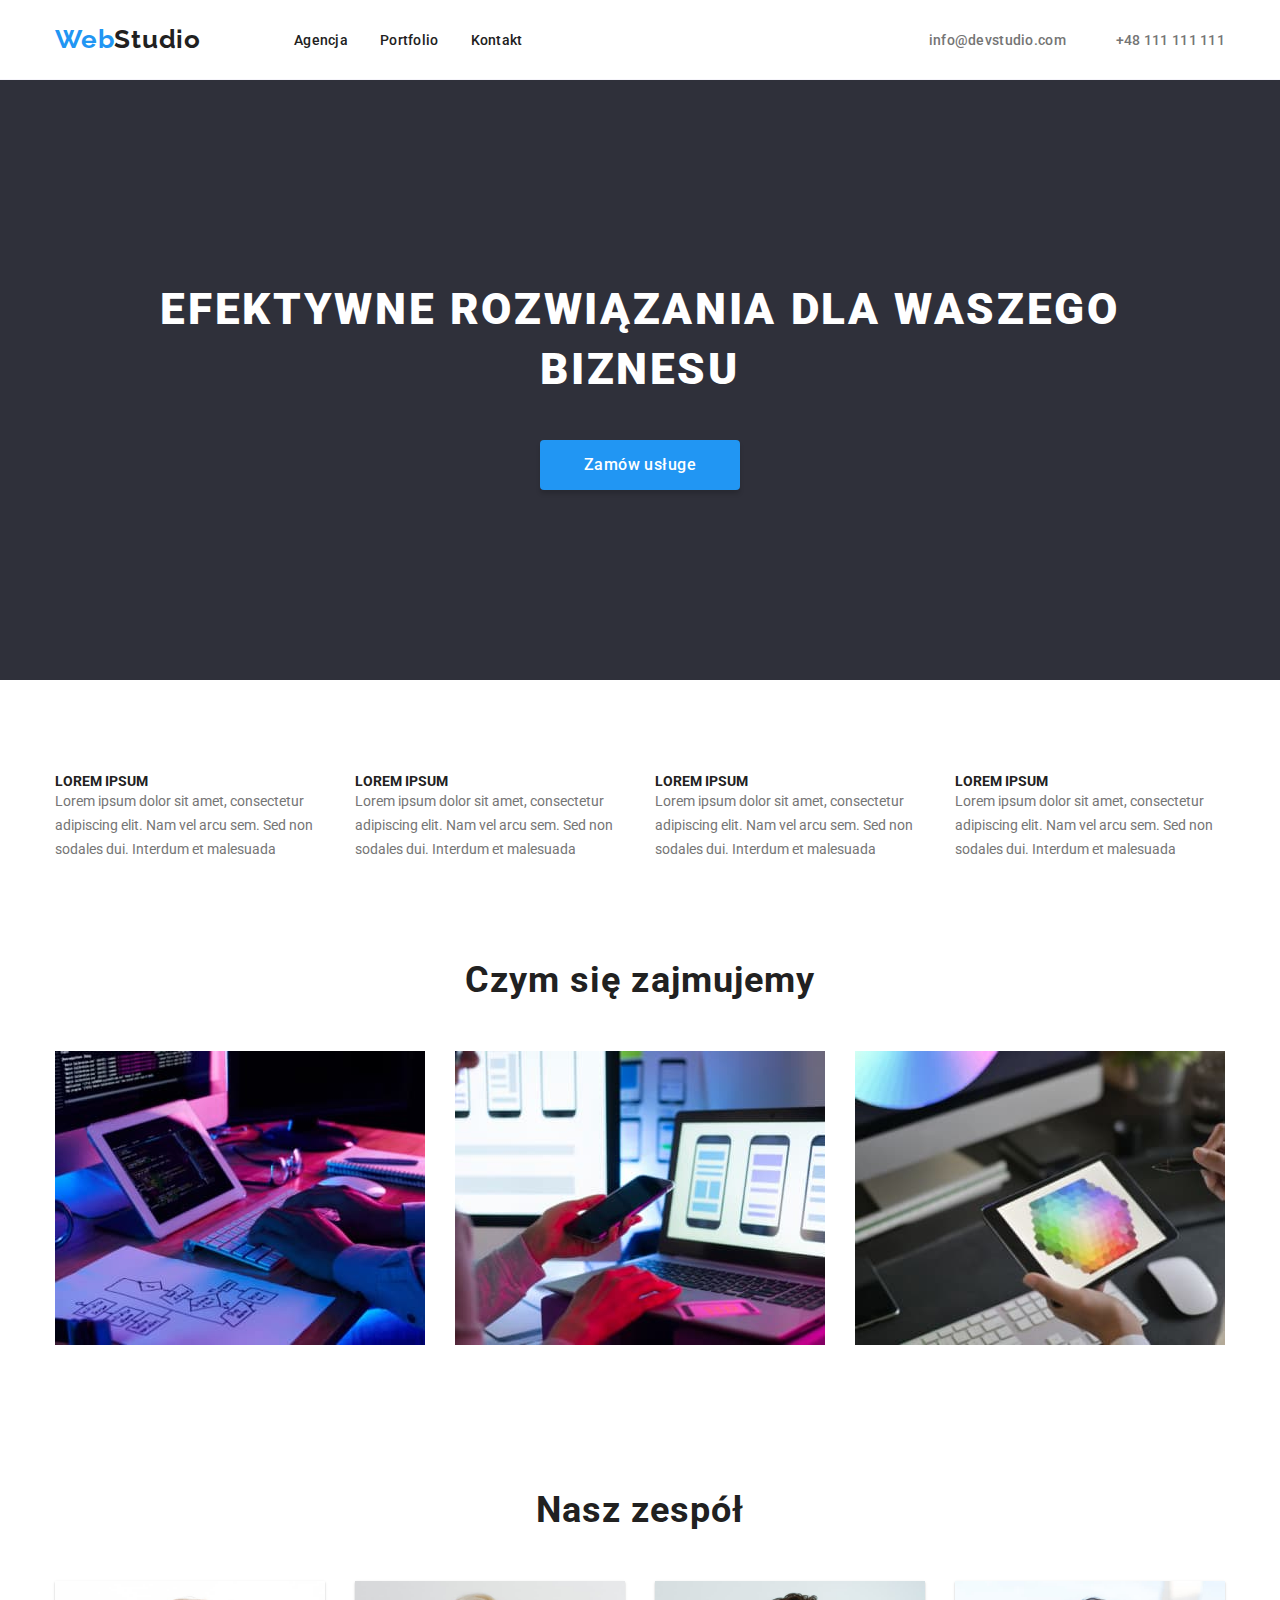
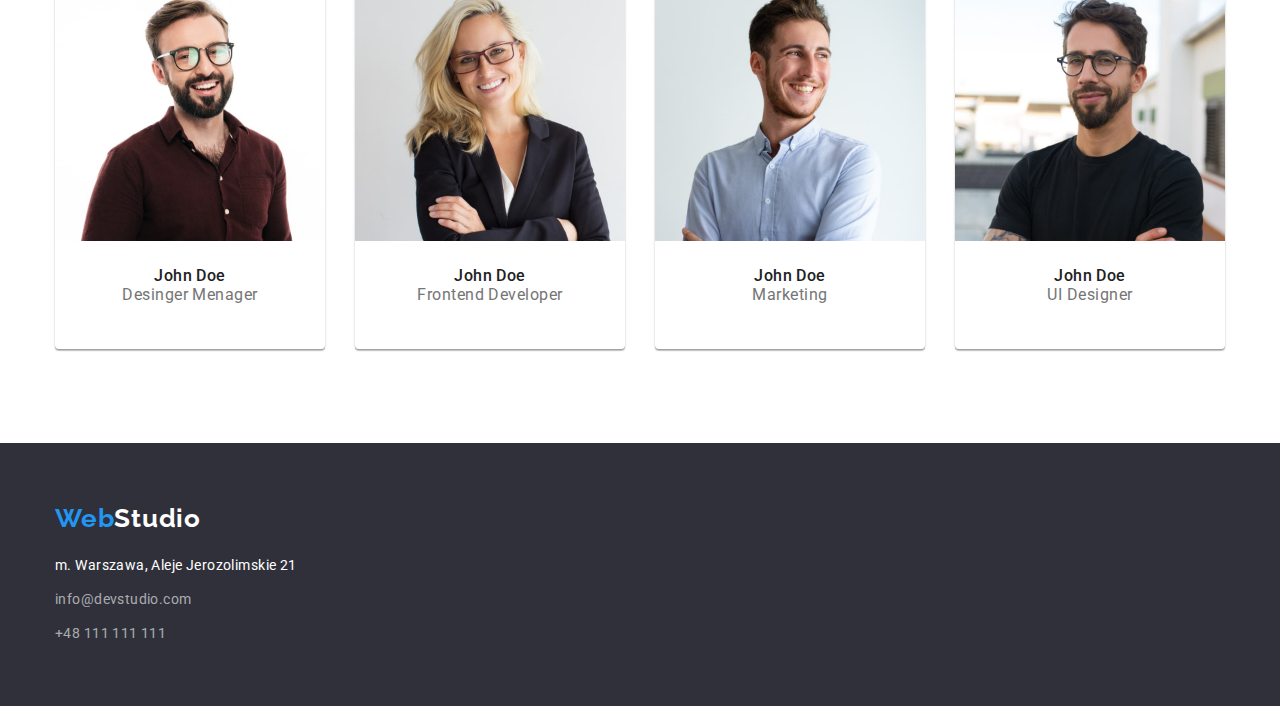
<file: index.html>
<!DOCTYPE html>
<html lang="pl">
  <head>
    <meta charset="UTF-8" />
    <meta http-equiv="X-UA-Compatible" content="IE=edge" />
    <meta name="viewport" content="width=device-width, initial-scale=1.0" />
    <link href="./css/styles.css" rel="stylesheet" />
    <title>Studio</title>

    <link rel="preconnect" href="https://fonts.googleapis.com" />
    <link rel="preconnect" href="https://fonts.gstatic.com" crossorigin />
    <link
      href="https://fonts.googleapis.com/css2?family=Raleway:wght@700&family=Roboto:wght@400;500;700;900&display=swap"
      rel="stylesheet"
    />
  </head>

  <body>
    <header class="header-contents">
        <div class="container container-class">
            <div class="header-class">
                <a class="logo-web" href="index.html"><span class="blue-text">Web</span>Studio</a>
    
                <ul class="nav">
                    <li><a class="nav-link" href="index.html">Agencja</a></li>
                    <li><a class="nav-link" href="portfolio.html">Portfolio</a></li>
                    <li><a class="nav-link" href="index.html">Kontakt</a></li>
                </ul>
            </div>
            <ul class="nav-two">
                <li>
                    <a class="nav-link-contact" href="mailto:info@devstudio.com">info@devstudio.com</a>
                </li>
                <li>
                    <a class="nav-link-contact" href="tel:+48 111 111 111">+48 111 111 111</a>
                </li>
            </ul>
        </div>
    </header>
    <main>
      <div class="backgraund">
      <div class="container">
      <section class="main-container" claas="section">
          <h1 class="main-heading">EFEKTYWNE ROZWIĄZANIA DLA WASZEGO BIZNESU</h1>
          <button class=button type="button">Zamów usługe</button>
      </section>
      </div>
      </div>
      <div class="container">
      <section class="section">
          <ul class="top-section">
              <li class="top-list-item">
                  <h3 class="top-heading">LOREM IPSUM</h3>
                  <p class="top-text">Lorem ipsum dolor sit amet, consectetur adipiscing elit. Nam vel arcu sem. Sed non sodales dui. Interdum et malesuada</p>
              </li>
              <li class="top-list-item">
                  <h3 class="top-heading">LOREM IPSUM</h3>
                  <p class="top-text">Lorem ipsum dolor sit amet, consectetur adipiscing elit. Nam vel arcu sem. Sed non sodales dui. Interdum et malesuada</p>
              </li>
              <li class="top-list-item">
                  <h3 class="top-heading">LOREM IPSUM</h3>
                  <p class="top-text">Lorem ipsum dolor sit amet, consectetur adipiscing elit. Nam vel arcu sem. Sed non sodales dui. Interdum et malesuada</p>
              </li>
              </li>
              <li class="top-list-item">
                  <h3 class="top-heading">LOREM IPSUM</h3>
                  <p class="top-text">Lorem ipsum dolor sit amet, consectetur adipiscing elit. Nam vel arcu sem. Sed non sodales dui.
                      Interdum et malesuada</p>
              </li>
          </ul>
      </section>
      <section class="section--no_bottom">
          <h2 class="middle-heading">Czym się zajmujemy</h2>
          <ul class="middle-image1">
          <li class="middle-image">
            <img
              src="images/img1.jpg"
              height="294"
              width="370"
              alt="Komputer"
            />
          </li>
          <li class="middle-image">
            <img src=images/img2.jpg height="294" width="370" alt="Laptop">
          </li>
          <li class="middle-image">
            <img src=images/img3.jpg height="294" width="370" alt="Tablet">
          </li>
        </ul>
      </section>
      </div>

      <section class="bottom-section section">
        <div class="container">
        <h2 class="bottom-heading">Nasz zespół</h2>
        <ul class="class-list">
            <li class="list-person-container"><img src="images/img4.jpg" height="260" width="270" alt="Pan Doe 1">
                <h3 class="list-person">John Doe</h3>
                <p class="list-function">Desinger Menager</p>
            </li>
            <li  class="list-person-container"><img src="images/img5.jpg" height="260" width="270" alt="Pani Doe">
                <h3 class="list-person">John Doe</h3>
                <p class="list-function">Frontend Developer</p>
            </li>
            <li  class="list-person-container"><img src="images/img6.jpg" height="260" width="270" alt="Pan Doe 2">
                <h3 class="list-person">John Doe</h3>
                <p class="list-function">Marketing</p>
            </li>
            <li  class="list-person-container"><img src="images/img7.jpg" height="260" width="270" alt="Pan Doe 3">
                <h3 class="list-person">John Doe</h3>
                <p class="list-function">UI Designer</p>
            </li>
        </ul>
    </div>
    </section>
    </main>

    <footer>
      <div class="container">
        <section class="footer" class="section">
        <a href="index.html" class="logo-footer"><span class="blue-text">Web</span>Studio</a>
          <address>
            <p class="address-styles">m. Warszawa, Aleje Jerozolimskie 21</p>
            <ul class="address-footer">
                <li><a class="footer-nav" href="mailto:info@devstudio.com">info@devstudio.com</a></li>
                <li><a class="footer-nav" href="tel:+48 111 111 111">+48 111 111 111</a></li>
            </ul>
         </address>
        </section>
    </div>
    </footer>
  </body>
</html>
</file>
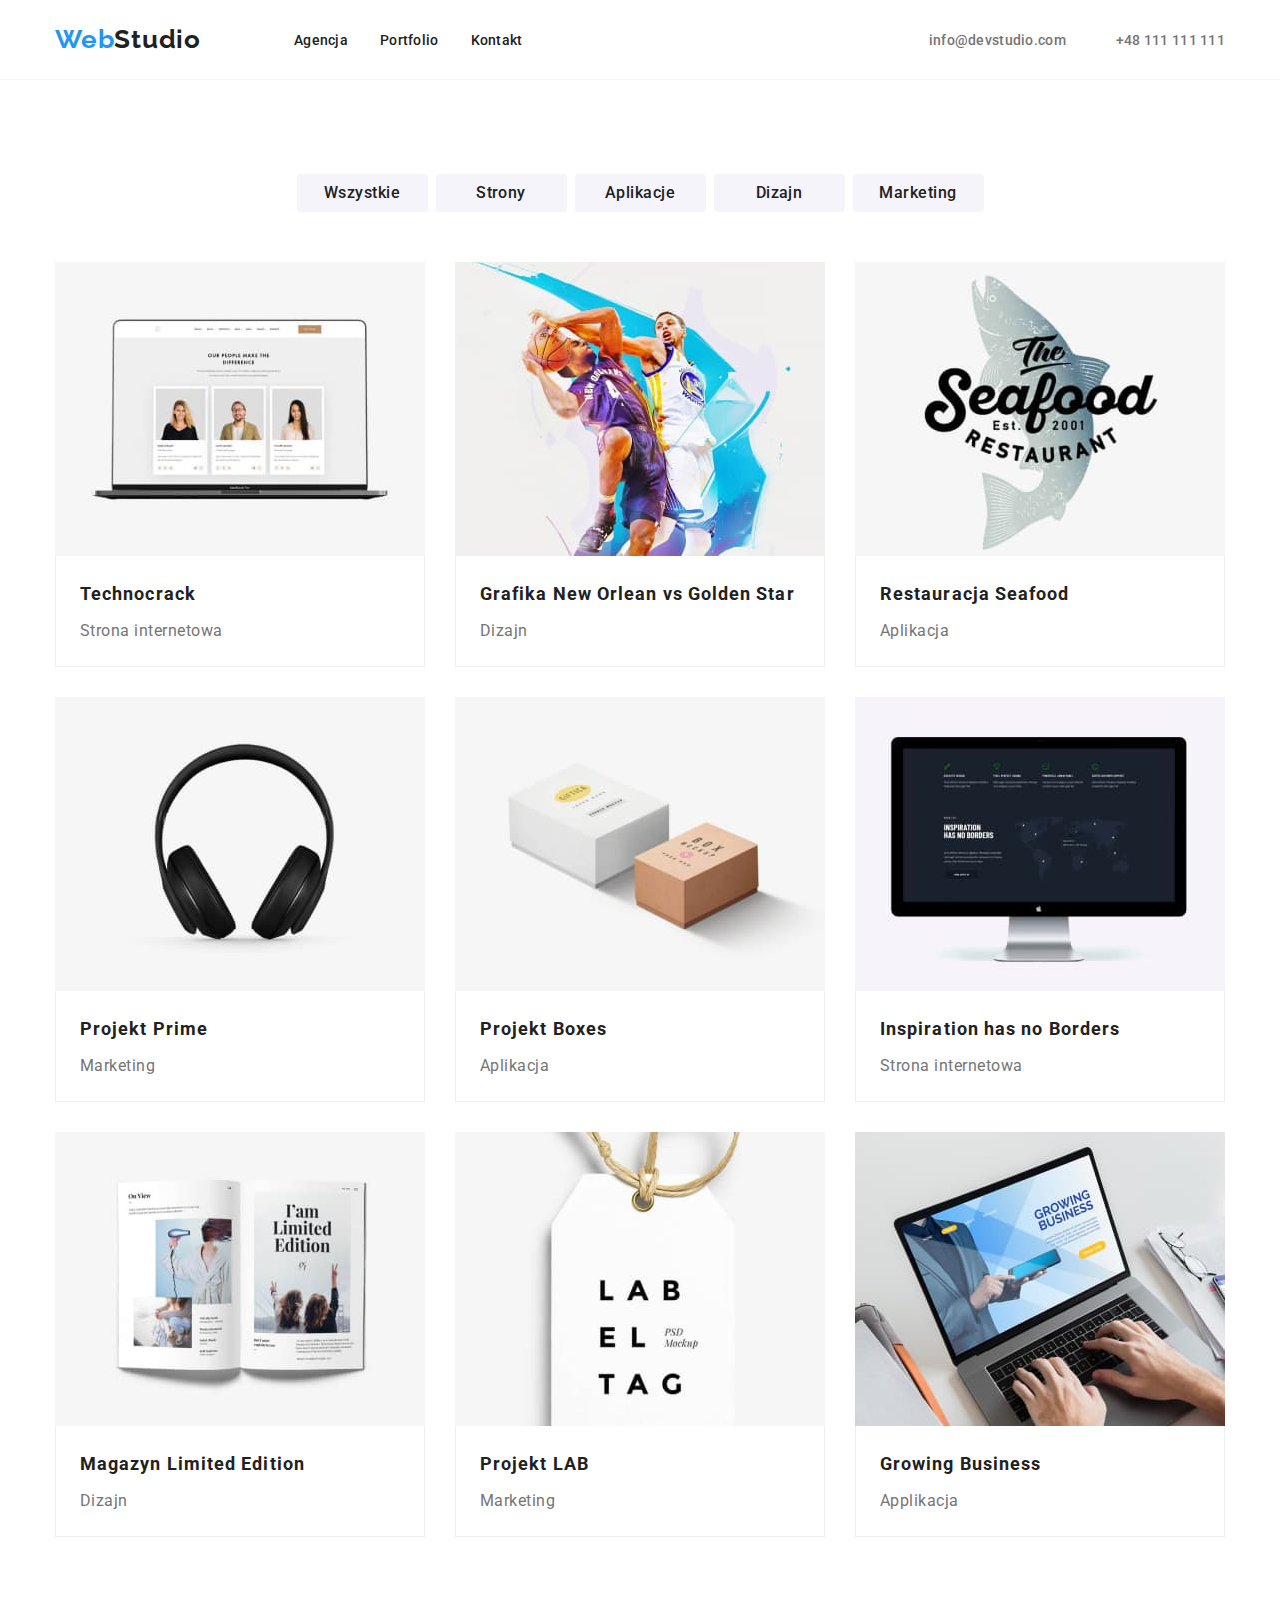
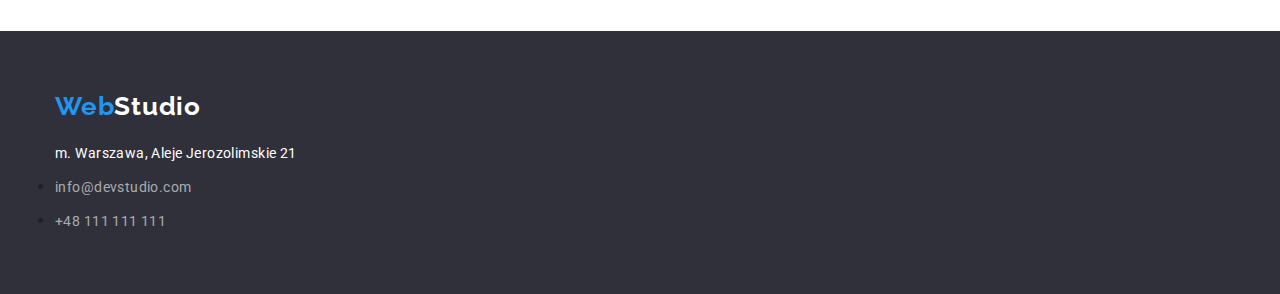
<file: portfolio.html>
<!DOCTYPE html>
<html lang="pl">
  <head>
    <meta charset="UTF-8" />
    <meta http-equiv="X-UA-Compatible" content="IE=edge" />
    <meta name="viewport" content="width=device-width, initial-scale=1.0" />
    <link href="./css/styles.css" rel="stylesheet" />
    <title>Studio</title>

    <link rel="preconnect" href="https://fonts.googleapis.com" />
    <link rel="preconnect" href="https://fonts.gstatic.com" crossorigin />
    <link
      href="https://fonts.googleapis.com/css2?family=Raleway:wght@700&family=Roboto:wght@400;500;700;900&display=swap"
      rel="stylesheet"
    />
  </head>

  <body>
    <header class="header-contents">
      <div class="container container-class">
        <div class="header-class">
          <a class="logo-web" href="index.html"
            ><span class="blue-text">Web</span>Studio</a
          >

          <ul class="nav">
            <li><a class="nav-link" href="index.html">Agencja</a></li>
            <li><a class="nav-link" href="portfolio.html">Portfolio</a></li>
            <li><a class="nav-link" href="index.html">Kontakt</a></li>
          </ul>
        </div>
        <ul class="nav-two">
          <li>
            <a class="nav-link-contact" href="mailto:info@devstudio.com"
              >info@devstudio.com</a
            >
          </li>
          <li>
            <a class="nav-link-contact" href="tel:+48 111 111 111"
              >+48 111 111 111</a
            >
          </li>
        </ul>
      </div>
    </header>

    <main>
      <div class="container">
        <section class="section section--no_bottom">
          <nav>
            <ul class="button-portfolio">
              <li class="li-button">
                <button type="button" class="button-nav">Wszystkie</button>
              </li>
              <li class="li-button">
                <button type="button" class="button-nav">Strony</button>
              </li>
              <li class="li-button">
                <button type="button" class="button-nav">Aplikacje</button>
              </li>
              <li class="li-button">
                <button type="button" class="button-nav">Dizajn</button>
              </li>
              <li class="li-button">
                <button type="button" class="button-nav">Marketing</button>
              </li>
            </ul>
          </nav>
        </section>
      </div>
      <div class="container">
        <section class="section section--special_top">
          <ul class="content-list">
            <li class="portfolio-images">
              <img
                src="images/portfolio-img-1.jpg"
                alt="strona internetowa w laptopie"
                width="370"
                height="294"
              />
              <p class="list-description">Technocrack</p>
              <p class="list-example">Strona internetowa</p>
            </li>

            <li class="portfolio-images">
              <img
                src="images/portfolio-img-2.jpg"
                alt="koszykarze"
                width="370"
                height="294"
              />
              <p class="list-description">Grafika New Orlean vs Golden Star</p>
              <p class="list-example">Dizajn</p>
            </li>

            <li class="portfolio-images">
              <img
                src="images/portfolio-img-3.jpg"
                alt="logo restauracji seafood"
                width="370"
                height="294"
              />
              <p class="list-description">Restauracja Seafood</p>
              <p class="list-example">Aplikacja</p>
            </li>

            <li class="portfolio-images">
              <img
                src="images/portfolio-img-4.jpg"
                alt="czarne słuchawki"
                width="370"
                height="294"
              />
              <p class="list-description">Projekt Prime</p>
              <p class="list-example">Marketing</p>
            </li>

            <li class="portfolio-images">
              <img
                src="images/portfolio-img-5.jpg"
                alt="dwa pudełka"
                width="370"
                height="294"
              />
              <p class="list-description">Projekt Boxes</p>
              <p class="list-example">Aplikacja</p>
            </li>

            <li class="portfolio-images">
              <img
                src="images/portfolio-img-6.jpg"
                alt="monitor"
                width="370"
                height="294"
              />
              <p class="list-description">Inspiration has no Borders</p>
              <p class="list-example">Strona internetowa</p>
            </li>

            <li class="portfolio-images">
              <img
                src="images/portfolio-img-7.jpg"
                alt="otwarta książka"
                width="370"
                height="294"
              />
              <p class="list-description">Magazyn Limited Edition</p>
              <p class="list-example">Dizajn</p>
            </li>

            <li class="portfolio-images">
              <img
                src="images/portfolio-img-8.jpg"
                alt="metka LABELTAG"
                width="370"
                height="294"
              />
              <p class="list-description">Projekt LAB</p>
              <p class="list-example">Marketing</p>
            </li>

            <li class="portfolio-images">
              <img
                src="images/portfolio-img-9.jpg"
                alt="Growing biznes"
                width="370"
                height="294"
              />
              <p class="list-description">Growing Business</p>
              <p class="list-example">Applikacja</p>
            </li>
          </ul>
        </section>
      </div>
    </main>

    <footer>
      <div class="container">
        <section class="footer" class="section">
          <a href="index.html" class="logo-footer"
            ><span class="blue-text">Web</span>Studio</a
          >
          <address>
            <p class="address-styles">m. Warszawa, Aleje Jerozolimskie 21</p>
            <ul>
              <li>
                <a class="footer-nav" href="mailto:info@devstudio.com"
                  >info@devstudio.com</a
                >
              </li>
              <li>
                <a class="footer-nav" href="tel:+48 111 111 111"
                  >+48 111 111 111</a
                >
              </li>
            </ul>
          </address>
        </section>
      </div>
    </footer>
  </body>
</html>
</file>
<file: css/styles.css>
:root {
  --focus-color: #2196f3;
  --header-color: #212121;
  --adress-color: #ffffff;
  --text-color: #757575;
  --background-color: #2f303a;
  --background-secondary: #f5f4fa;
  --background-portfolio: #e5e5e5;
}
body {
  font-family: "Roboto", "Raleway", sans-serif;
  color: var(--header-color);
}

* {
  margin: 0;
  padding: 0;
  box-sizing: border-box;
}

img {
  display: block;
}

/* header */

header {
  border-bottom: solid 1px #f5f4fa;
  width: 100%;
}

.section {
  padding-top: 94px;
  padding-bottom: 94px;
}

.container {
  width: 100%;
  max-width: 1200px;
  margin: 0 auto;
  padding: 0 15px;
}

.container-class {
  display: flex;
  align-items: center;
}

.header-class {
  display: flex;
  align-items: center;
  width: 50%;
  gap: 93px;
}

.header-contents {
  display: flex;
  align-items: center;
  height: 80px;
}

.blue-text {
  color: var(--focus-color);
}
.logo-web {
  font-family: "Raleway";
  font-style: normal;
  font-weight: 700;
  font-size: 26px;
  line-height: 1.19;
  text-decoration: none;
  letter-spacing: 0.03em;
  color: var(--header-color);
}

.nav {
  display: flex;
  list-style: none;
  gap: 32px;
}

.nav-two {
  display: flex;
  margin-left: auto;
  gap: 50px;
  list-style: none;
}

.nav-link {
  font-family: "Roboto";
  font-style: normal;
  color: var(--header-color);
  font-weight: 500;
  font-size: 14px;
  line-height: 1.14;
  letter-spacing: 0.02em;
  text-decoration: none;
}

.nav-link:hover,
.nav-link:focus {
  color: #2196f3;
}

.nav-link-contact {
  font-family: "Roboto";
  font-style: normal;
  color: var(--text-color);
  font-weight: 500;
  font-size: 14px;
  line-height: 1.14;
  letter-spacing: 0.02em;
  text-decoration: none;
}

.nav-link-contact:hover,
.nav-link-contact:focus {
  color: #2196f3;
}

/* main */

.backgraund {
  background: var(--background-color);
  height: 600px;
}

.main-container {
  height: 600px;
  display: flex;
  flex-direction: column;
  padding-top: 200px;
  width: 100%;
}

.main-heading {
  color: var(--adress-color);
  font-family: "Roboto";
  font-style: normal;
  font-weight: 900;
  font-size: 44px;
  line-height: 1.36;
  text-align: center;
  letter-spacing: 0.06em;
  text-transform: uppercase;
  margin: 0 auto;
}

.button {
  color: var(--adress-color);
  font-size: 16px;
  background: var(--focus-color);
  box-shadow: 0px 4px 4px rgba(0, 0, 0, 0.15);
  border-radius: 4px;
  cursor: pointer;
  margin: 0 auto;
  width: 200px;
  height: 50px;
  margin-top: 40px;
}

/* lorem ipsum */

.top-section {
  display: flex;
  justify-content: center;
  gap: 30px;
}

.top-list-item {
  display: inline-block;
}

.top-heading {
  color: var(--header-color);
  font-weight: 700;
  font-size: 14px;
  line-height: 1.14;
  width: 270px;
  height: 16px;
}

.top-text {
  font-size: 14px;
  line-height: 1.71;
  color: var(--text-color);
  width: 270px;
  height: 75px;
}

/* czym się zajmujemy */

.section--no_bottom {
  padding-bottom: 0;
}

.middle-heading {
  color: var(--header-color);
  font-family: "Roboto";
  font-style: normal;
  font-weight: 700;
  font-size: 36px;
  line-height: 1.17;
  text-align: center;
  letter-spacing: 0.03em;
  padding-bottom: 50px;
}

.middle-image {
  display: inline-block;
  width: 370px;
  height: 294px;
}

.middle-image1 {
  display: flex;
  justify-content: center;
  gap: 30px;
  padding-bottom: 50px;
}

/* nasz zespół */

.bottom-section {
  background-color: var(--backgroung-secondary);
}

.bottom-heading {
  color: var(--header-color);
  font-family: "Roboto";
  font-style: normal;
  font-weight: 700;
  font-size: 36px;
  line-height: 1.17;
  text-align: center;
  letter-spacing: 0.03em;
  padding-bottom: 50px;
}

.class-list {
  display: flex;
  justify-content: center;
  gap: 30px;
}

.list-person-container:not(.bottom-heading) {
  display: inline-block;
  height: 368px;
  background: #ffffff;
  border-radius: 0px 0px 4px 4px;
  box-shadow: 0px 1px 3px rgba(0, 0, 0, 0.12), 0px 1px 1px rgba(0, 0, 0, 0.14),
    0px 2px 1px rgba(0, 0, 0, 0.2);
}

.list-person {
  font-family: "Roboto";
  font-style: normal;
  font-weight: 500;
  font-size: 16px;
  line-height: 1.19;
  text-align: center;
  letter-spacing: 0.03em;
  color: var(--header-color);
  padding-top: 25px;
}

.list-function {
  font-family: "Roboto";
  font-style: normal;
  font-weight: 400;
  font-size: 16px;
  line-height: 1.19;
  text-align: center;
  letter-spacing: 0.03em;
  color: var(--text-color);
}

footer {
  background: var(--background-color);
  padding-bottom: 60px;
}
.footer {
  padding-top: 60px;
}

.logo-footer {
  font-family: "Raleway";
  font-style: normal;
  font-weight: 700;
  font-size: 26px;
  line-height: 1.19;
  letter-spacing: 0.03em;
  color: var(--adress-color);
  text-decoration: none;
}

.address-styles {
  font-family: "Roboto";
  font-style: normal;
  font-weight: 400;
  font-size: 14px;
  line-height: 1.71;
  letter-spacing: 0.03em;
  color: var(--adress-color);
  font-style: normal;
  padding-top: 20px;
}

.footer-nav {
  font-family: "Roboto";
  font-style: normal;
  font-weight: 400;
  font-size: 14px;
  line-height: 1.71;
  letter-spacing: 0.03em;
  color: rgba(255, 255, 255, 0.6);
  text-decoration: none;
  padding-top: 10px;
  display: flex;
  list-style: none;
}
.address-footer {
  list-style: none;
}

.footer-nav:hover,
.footer-nav:focus {
  color: var(--focus-color);
}

/* ----------------------------------------------------------------------Portfolio----------------------------------------------------------------------------- */
button {
  border-radius: 4px;
  background: var(--background-secondary);
  font-family: "Roboto";
  font-weight: 500;
  font-size: 16px;
  line-height: 1.6;
  text-align: center;
  letter-spacing: 0.03em;
  border: none;
}

.button-portfolio {
  display: flex;
  justify-content: center;
  gap: 8px;
}

.li-button {
  display: flex;
  width: 131px;
  height: 38px;
}

.button-nav {
  color: var(--header-color);
  font-size: 16px;
  background: var(--background-secondary);
  border-radius: 4px;
  cursor: pointer;
  width: 100%;
}

.button-nav:hover,
.button-nav:focus {
  background-color: var(--focus-color);
  color: var(--adress-color);
  cursor: pointer;
  box-shadow: 0px 4px 4px rgba(0, 0, 0, 0.15);
}

/* Obrazki */

.section--special_top {
  padding-top: 50px;
}

.content-list {
  list-style: none;
  display: flex;
  flex-wrap: wrap;
  gap: 30px;
}

.portfolio-images {
  flex: 0 0 calc((100% - 60px) / 3);
}

.list-description {
  font-family: "Roboto";
  font-style: normal;
  font-weight: 700;
  font-size: 18px;
  line-height: 2;
  letter-spacing: 0.06em;
  color: var(--header-color);
  border-right: 1px solid #eeeeee;
  border-left: 1px solid #eeeeee;
  padding: 20px 24px 0;
}

.list-example {
  font-family: "Roboto";
  font-style: normal;
  font-weight: 400;
  font-size: 16px;
  letter-spacing: 0.03em;
  color: var(--text-color);
  border-right: 1px solid #eeeeee;
  border-left: 1px solid #eeeeee;
  border-bottom: 1px solid #eeeeee;
  padding: 0 24px 20px;
  line-height: 1.875;
  padding-top: 4px;
}
</file>
